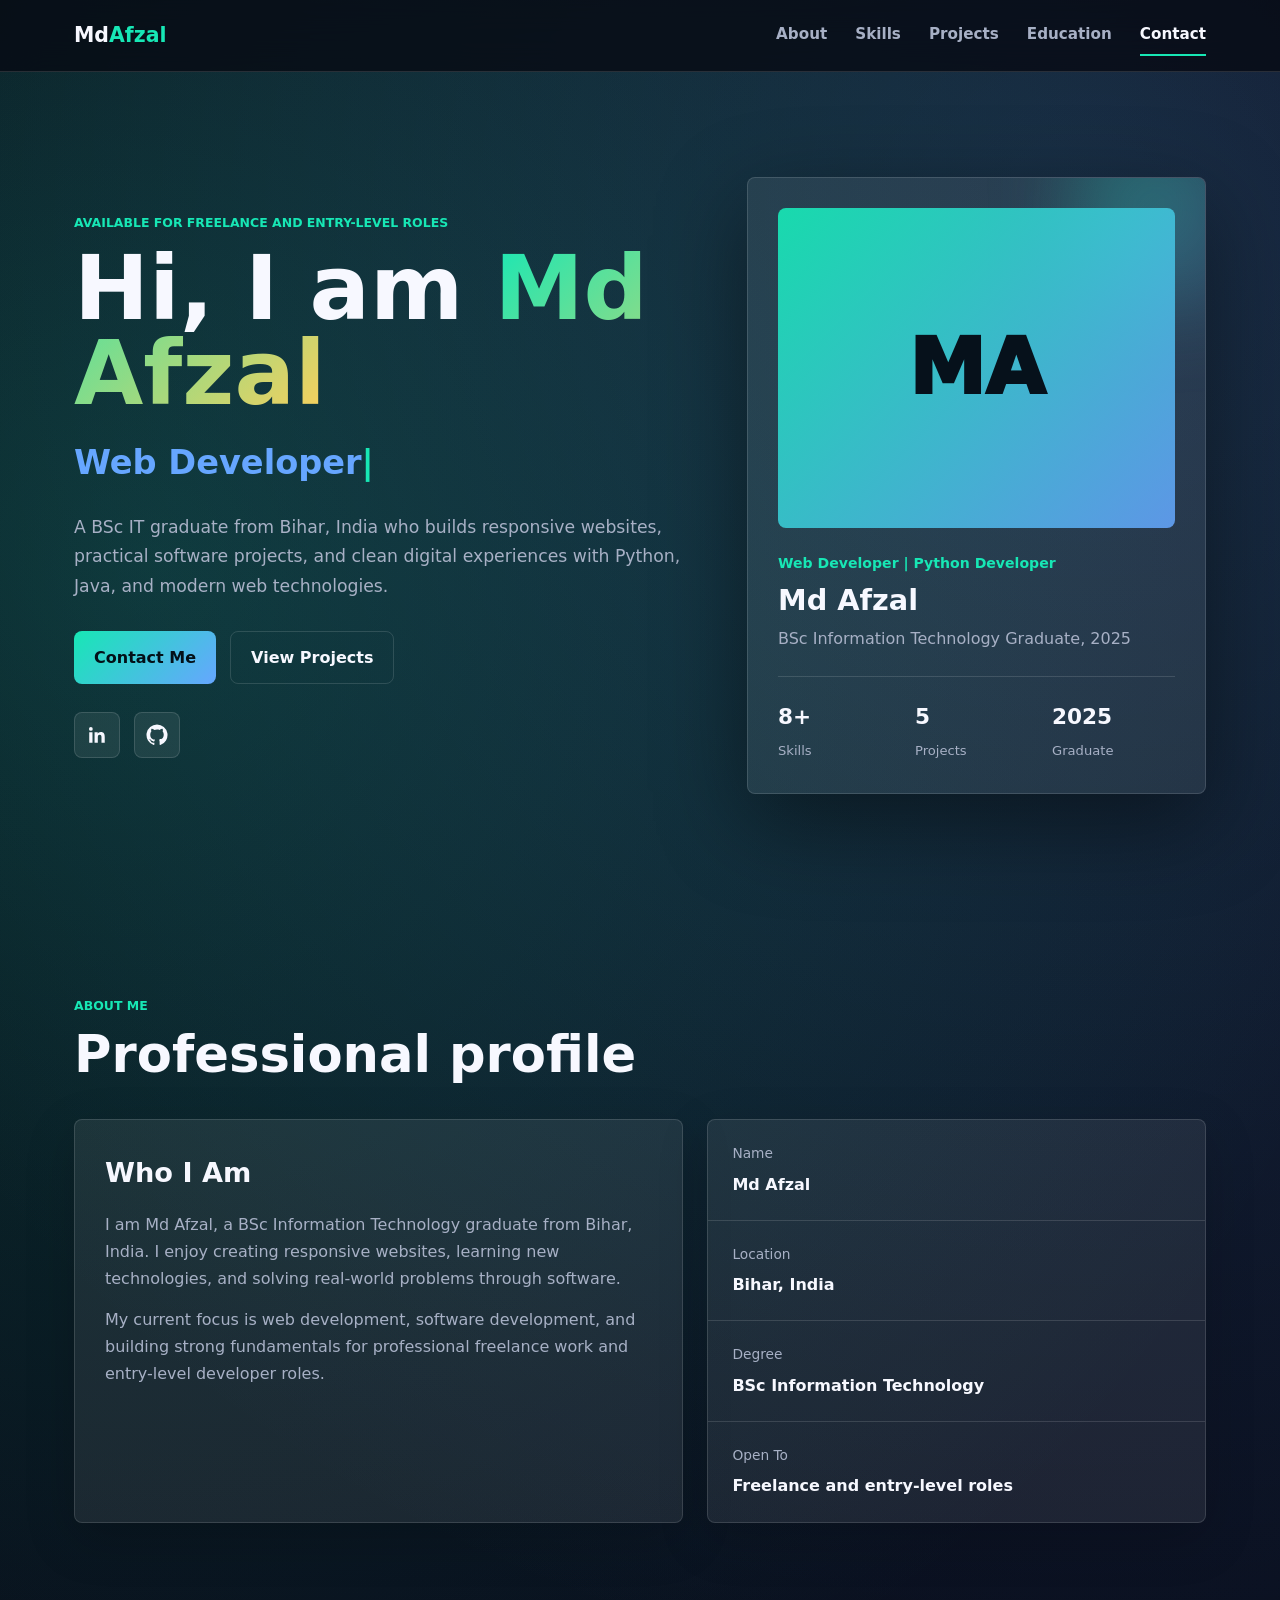
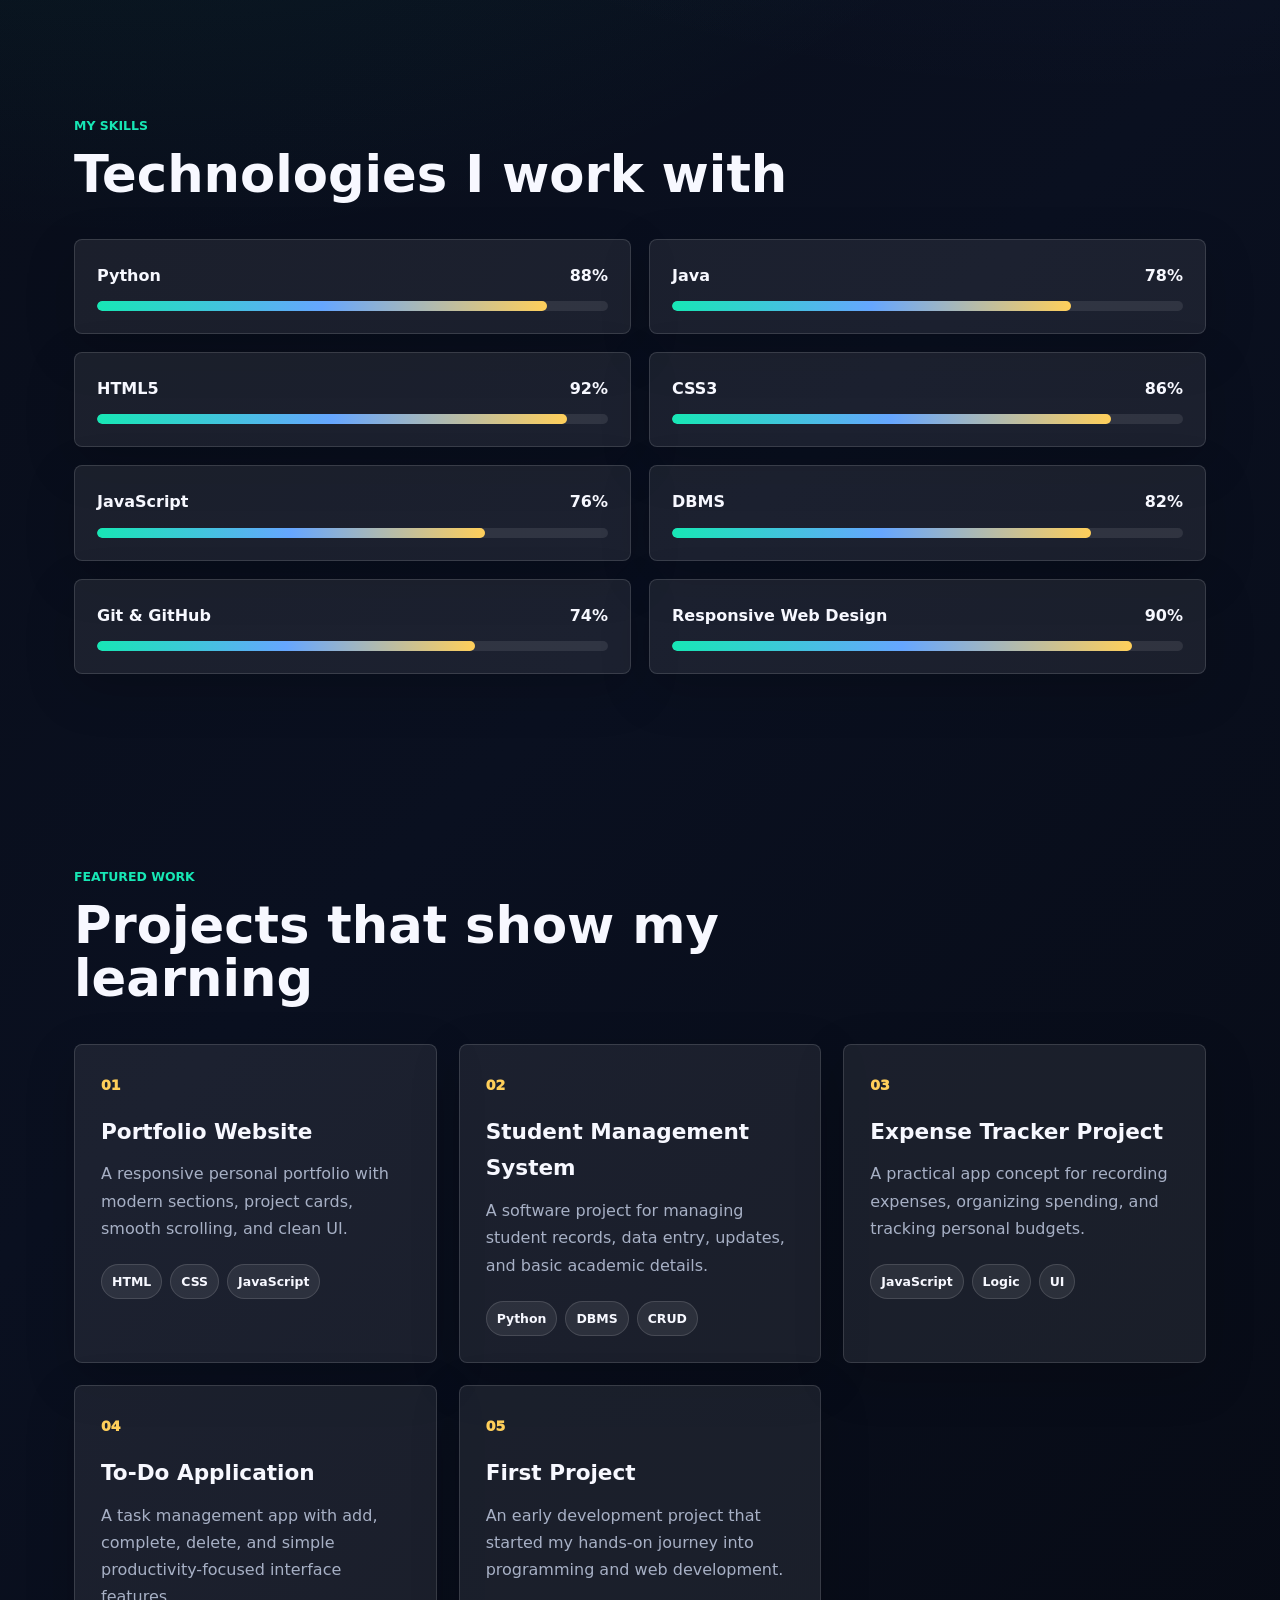
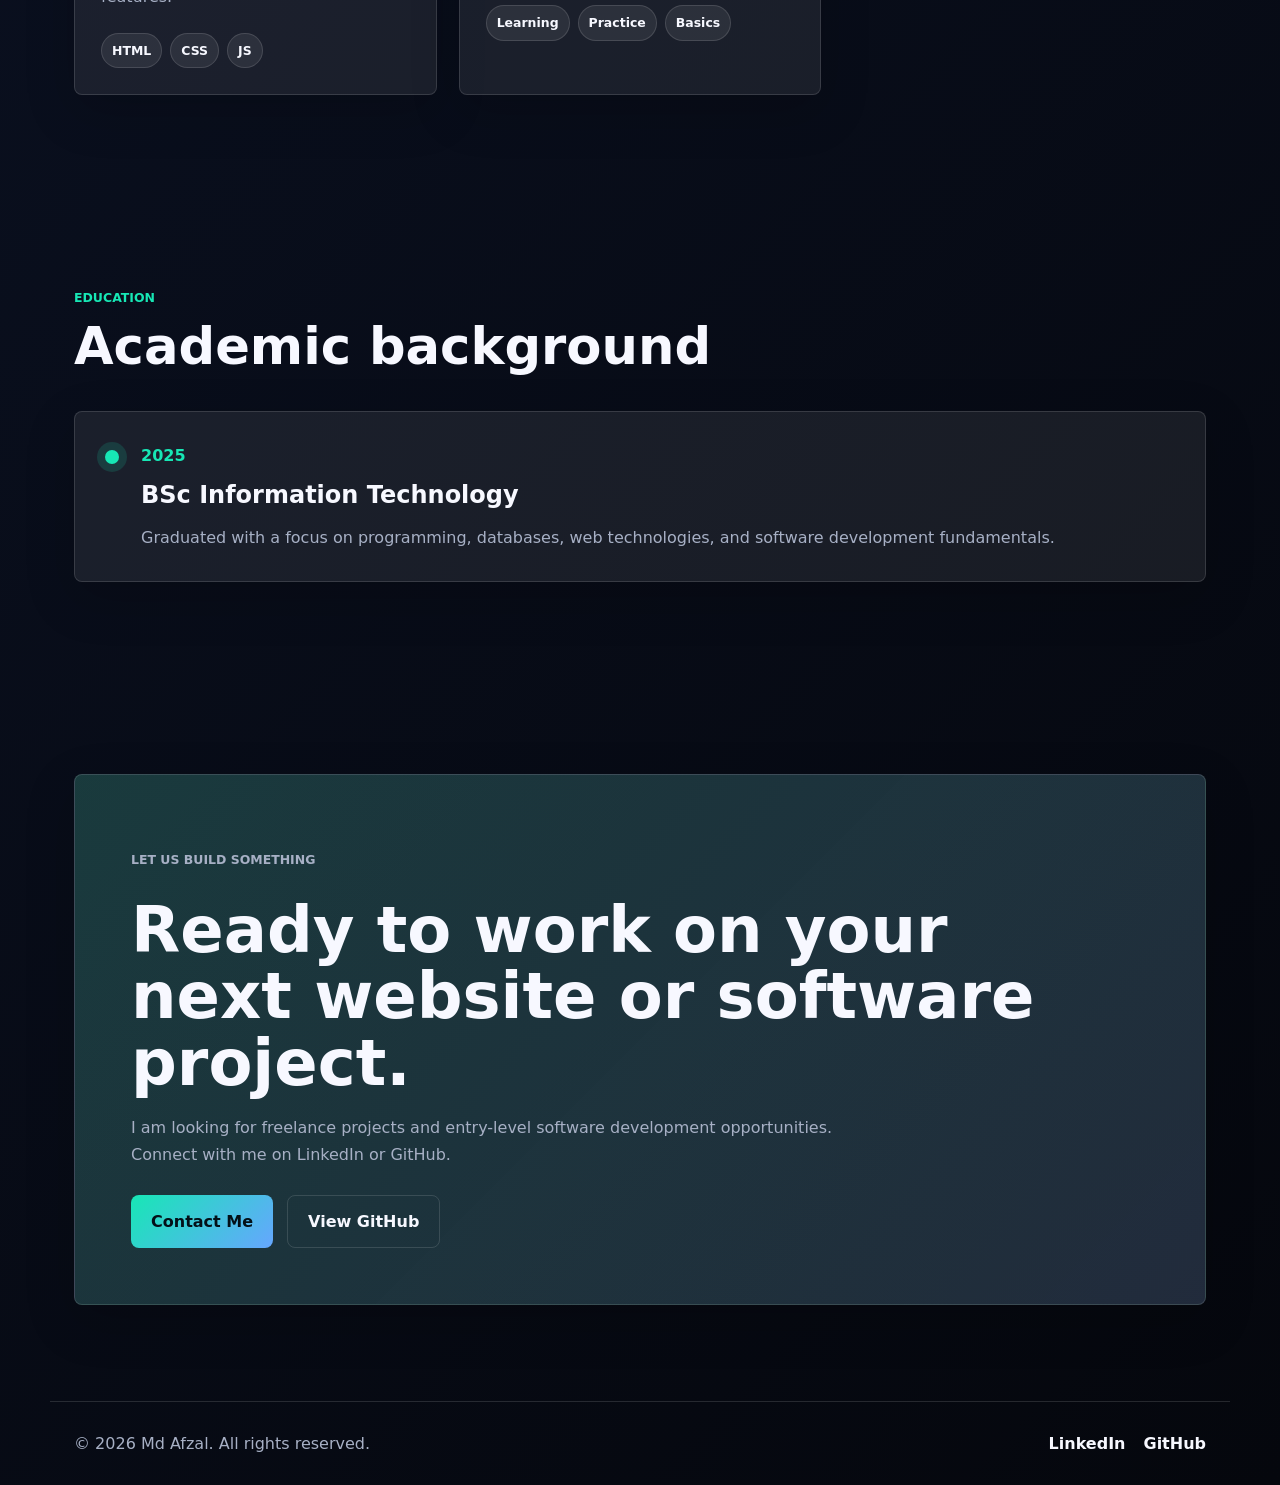
<file: index.html>
<!DOCTYPE html>
<html lang="en">
<head>
  <meta charset="UTF-8">
  <meta name="viewport" content="width=device-width, initial-scale=1.0">
  <meta name="description" content="Premium portfolio website of Md Afzal, Web Developer and Python Developer from Bihar, India.">
  <title>Md Afzal | Web Developer Portfolio</title>
  <link rel="stylesheet" href="style.css">
</head>
<body>
  <!-- Header and navigation -->
  <header class="site-header" id="top">
    <nav class="navbar" aria-label="Main navigation">
      <a class="logo" href="#top">Md<span>Afzal</span></a>

      <button class="menu-toggle" type="button" aria-label="Open navigation menu" aria-expanded="false">
        <span></span>
        <span></span>
        <span></span>
      </button>

      <div class="nav-links">
        <a href="#about">About</a>
        <a href="#skills">Skills</a>
        <a href="#projects">Projects</a>
        <a href="#education">Education</a>
        <a href="#contact">Contact</a>
      </div>
    </nav>
  </header>

  <main>
    <!-- Hero section -->
    <section class="hero section-padding">
      <div class="hero-content reveal">
        <p class="eyebrow">Available for freelance and entry-level roles</p>
        <h1>Hi, I am <span>Md Afzal</span></h1>
        <h2 class="typing-line">
          <span id="typingText"></span><span class="cursor">|</span>
        </h2>
        <p class="hero-description">
          A BSc IT graduate from Bihar, India who builds responsive websites, practical software projects, and clean digital experiences with Python, Java, and modern web technologies.
        </p>

        <div class="hero-actions">
          <a class="btn primary-btn" href="#contact">Contact Me</a>
          <a class="btn secondary-btn" href="#projects">View Projects</a>
        </div>

        <div class="social-links" aria-label="Social profiles">
          <a href="https://linkedin.com/in/mohd-afzal-669144394" target="_blank" rel="noopener" aria-label="LinkedIn profile">
            <svg viewBox="0 0 24 24" aria-hidden="true">
              <path d="M20.45 20.45h-3.56v-5.58c0-1.33-.03-3.04-1.86-3.04-1.86 0-2.14 1.45-2.14 2.95v5.67H9.33V9h3.42v1.56h.05c.48-.9 1.64-1.85 3.37-1.85 3.6 0 4.27 2.37 4.27 5.46v6.28ZM5.31 7.43a2.06 2.06 0 1 1 0-4.12 2.06 2.06 0 0 1 0 4.12Zm1.78 13.02H3.52V9h3.57v11.45Z"></path>
            </svg>
          </a>

          <a href="https://github.com/mohdafzal23154180" target="_blank" rel="noopener" aria-label="GitHub profile">
            <svg viewBox="0 0 24 24" aria-hidden="true">
              <path d="M12 .5A11.5 11.5 0 0 0 8.36 22.9c.58.11.79-.25.79-.56v-2.02c-3.22.7-3.9-1.38-3.9-1.38-.53-1.34-1.29-1.7-1.29-1.7-1.05-.72.08-.7.08-.7 1.16.08 1.77 1.19 1.77 1.19 1.04 1.76 2.72 1.25 3.38.96.11-.75.41-1.25.74-1.54-2.57-.29-5.28-1.29-5.28-5.73 0-1.27.45-2.3 1.19-3.11-.12-.29-.52-1.47.11-3.07 0 0 .98-.31 3.18 1.19A10.96 10.96 0 0 1 12 6.04c.98 0 1.96.13 2.88.39 2.2-1.5 3.17-1.19 3.17-1.19.64 1.6.24 2.78.12 3.07.74.81 1.18 1.84 1.18 3.11 0 4.45-2.71 5.43-5.29 5.72.42.36.79 1.07.79 2.16v3.04c0 .31.21.68.8.56A11.5 11.5 0 0 0 12 .5Z"></path>
            </svg>
          </a>
        </div>
      </div>

      <aside class="profile-card reveal">
        <div class="profile-glow"></div>
        <div class="profile-avatar">MA</div>
        <p class="profile-label">Web Developer | Python Developer</p>
        <h3>Md Afzal</h3>
        <p>BSc Information Technology Graduate, 2025</p>

        <div class="quick-stats">
          <div>
            <strong>8+</strong>
            <span>Skills</span>
          </div>
          <div>
            <strong>5</strong>
            <span>Projects</span>
          </div>
          <div>
            <strong>2025</strong>
            <span>Graduate</span>
          </div>
        </div>
      </aside>
    </section>

    <!-- About section -->
    <section class="about section-padding" id="about">
      <div class="section-title reveal">
        <p class="eyebrow">About Me</p>
        <h2>Professional profile</h2>
      </div>

      <div class="about-grid">
        <div class="about-card reveal">
          <h3>Who I Am</h3>
          <p>
            I am Md Afzal, a BSc Information Technology graduate from Bihar, India. I enjoy creating responsive websites, learning new technologies, and solving real-world problems through software.
          </p>
          <p>
            My current focus is web development, software development, and building strong fundamentals for professional freelance work and entry-level developer roles.
          </p>
        </div>

        <div class="info-list reveal">
          <div>
            <span>Name</span>
            <strong>Md Afzal</strong>
          </div>
          <div>
            <span>Location</span>
            <strong>Bihar, India</strong>
          </div>
          <div>
            <span>Degree</span>
            <strong>BSc Information Technology</strong>
          </div>
          <div>
            <span>Open To</span>
            <strong>Freelance and entry-level roles</strong>
          </div>
        </div>
      </div>
    </section>

    <!-- Skills section -->
    <section class="skills section-padding" id="skills">
      <div class="section-title reveal">
        <p class="eyebrow">My Skills</p>
        <h2>Technologies I work with</h2>
      </div>

      <div class="skills-grid">
        <div class="skill reveal" data-level="88">
          <div class="skill-top"><span>Python</span><strong>88%</strong></div>
          <div class="progress"><span></span></div>
        </div>

        <div class="skill reveal" data-level="78">
          <div class="skill-top"><span>Java</span><strong>78%</strong></div>
          <div class="progress"><span></span></div>
        </div>

        <div class="skill reveal" data-level="92">
          <div class="skill-top"><span>HTML5</span><strong>92%</strong></div>
          <div class="progress"><span></span></div>
        </div>

        <div class="skill reveal" data-level="86">
          <div class="skill-top"><span>CSS3</span><strong>86%</strong></div>
          <div class="progress"><span></span></div>
        </div>

        <div class="skill reveal" data-level="76">
          <div class="skill-top"><span>JavaScript</span><strong>76%</strong></div>
          <div class="progress"><span></span></div>
        </div>

        <div class="skill reveal" data-level="82">
          <div class="skill-top"><span>DBMS</span><strong>82%</strong></div>
          <div class="progress"><span></span></div>
        </div>

        <div class="skill reveal" data-level="74">
          <div class="skill-top"><span>Git & GitHub</span><strong>74%</strong></div>
          <div class="progress"><span></span></div>
        </div>

        <div class="skill reveal" data-level="90">
          <div class="skill-top"><span>Responsive Web Design</span><strong>90%</strong></div>
          <div class="progress"><span></span></div>
        </div>
      </div>
    </section>

    <!-- Projects section -->
    <section class="projects section-padding" id="projects">
      <div class="section-title reveal">
        <p class="eyebrow">Featured Work</p>
        <h2>Projects that show my learning</h2>
      </div>

      <div class="project-grid">
        <article class="project-card reveal">
          <span class="project-number">01</span>
          <h3>Portfolio Website</h3>
          <p>A responsive personal portfolio with modern sections, project cards, smooth scrolling, and clean UI.</p>
          <div class="project-tags">
            <span>HTML</span>
            <span>CSS</span>
            <span>JavaScript</span>
          </div>
        </article>

        <article class="project-card reveal">
          <span class="project-number">02</span>
          <h3>Student Management System</h3>
          <p>A software project for managing student records, data entry, updates, and basic academic details.</p>
          <div class="project-tags">
            <span>Python</span>
            <span>DBMS</span>
            <span>CRUD</span>
          </div>
        </article>

        <article class="project-card reveal">
          <span class="project-number">03</span>
          <h3>Expense Tracker Project</h3>
          <p>A practical app concept for recording expenses, organizing spending, and tracking personal budgets.</p>
          <div class="project-tags">
            <span>JavaScript</span>
            <span>Logic</span>
            <span>UI</span>
          </div>
        </article>

        <article class="project-card reveal">
          <span class="project-number">04</span>
          <h3>To-Do Application</h3>
          <p>A task management app with add, complete, delete, and simple productivity-focused interface features.</p>
          <div class="project-tags">
            <span>HTML</span>
            <span>CSS</span>
            <span>JS</span>
          </div>
        </article>

        <article class="project-card reveal">
          <span class="project-number">05</span>
          <h3>First Project</h3>
          <p>An early development project that started my hands-on journey into programming and web development.</p>
          <div class="project-tags">
            <span>Learning</span>
            <span>Practice</span>
            <span>Basics</span>
          </div>
        </article>
      </div>
    </section>

    <!-- Education section -->
    <section class="education section-padding" id="education">
      <div class="section-title reveal">
        <p class="eyebrow">Education</p>
        <h2>Academic background</h2>
      </div>

      <div class="timeline reveal">
        <div class="timeline-dot"></div>
        <div class="timeline-content">
          <span>2025</span>
          <h3>BSc Information Technology</h3>
          <p>Graduated with a focus on programming, databases, web technologies, and software development fundamentals.</p>
        </div>
      </div>
    </section>

    <!-- Contact section -->
    <section class="contact section-padding" id="contact">
      <div class="contact-box reveal">
        <p class="eyebrow">Let us build something</p>
        <h2>Ready to work on your next website or software project.</h2>
        <p>
          I am looking for freelance projects and entry-level software development opportunities. Connect with me on LinkedIn or GitHub.
        </p>

        <div class="contact-actions">
          <a class="btn primary-btn" href="https://linkedin.com/in/mohd-afzal-669144394" target="_blank" rel="noopener">Contact Me</a>
          <a class="btn secondary-btn" href="https://github.com/mohdafzal23154180" target="_blank" rel="noopener">View GitHub</a>
        </div>
      </div>
    </section>
  </main>

  <!-- Footer -->
  <footer class="footer">
    <p>© 2026 Md Afzal. All rights reserved.</p>

    <div class="footer-links">
      <a href="https://linkedin.com/in/mohd-afzal-669144394" target="_blank" rel="noopener">LinkedIn</a>
      <a href="https://github.com/mohdafzal23154180" target="_blank" rel="noopener">GitHub</a>
    </div>
  </footer>

  <script src="script.js"></script>
</body>
</html>
</file>
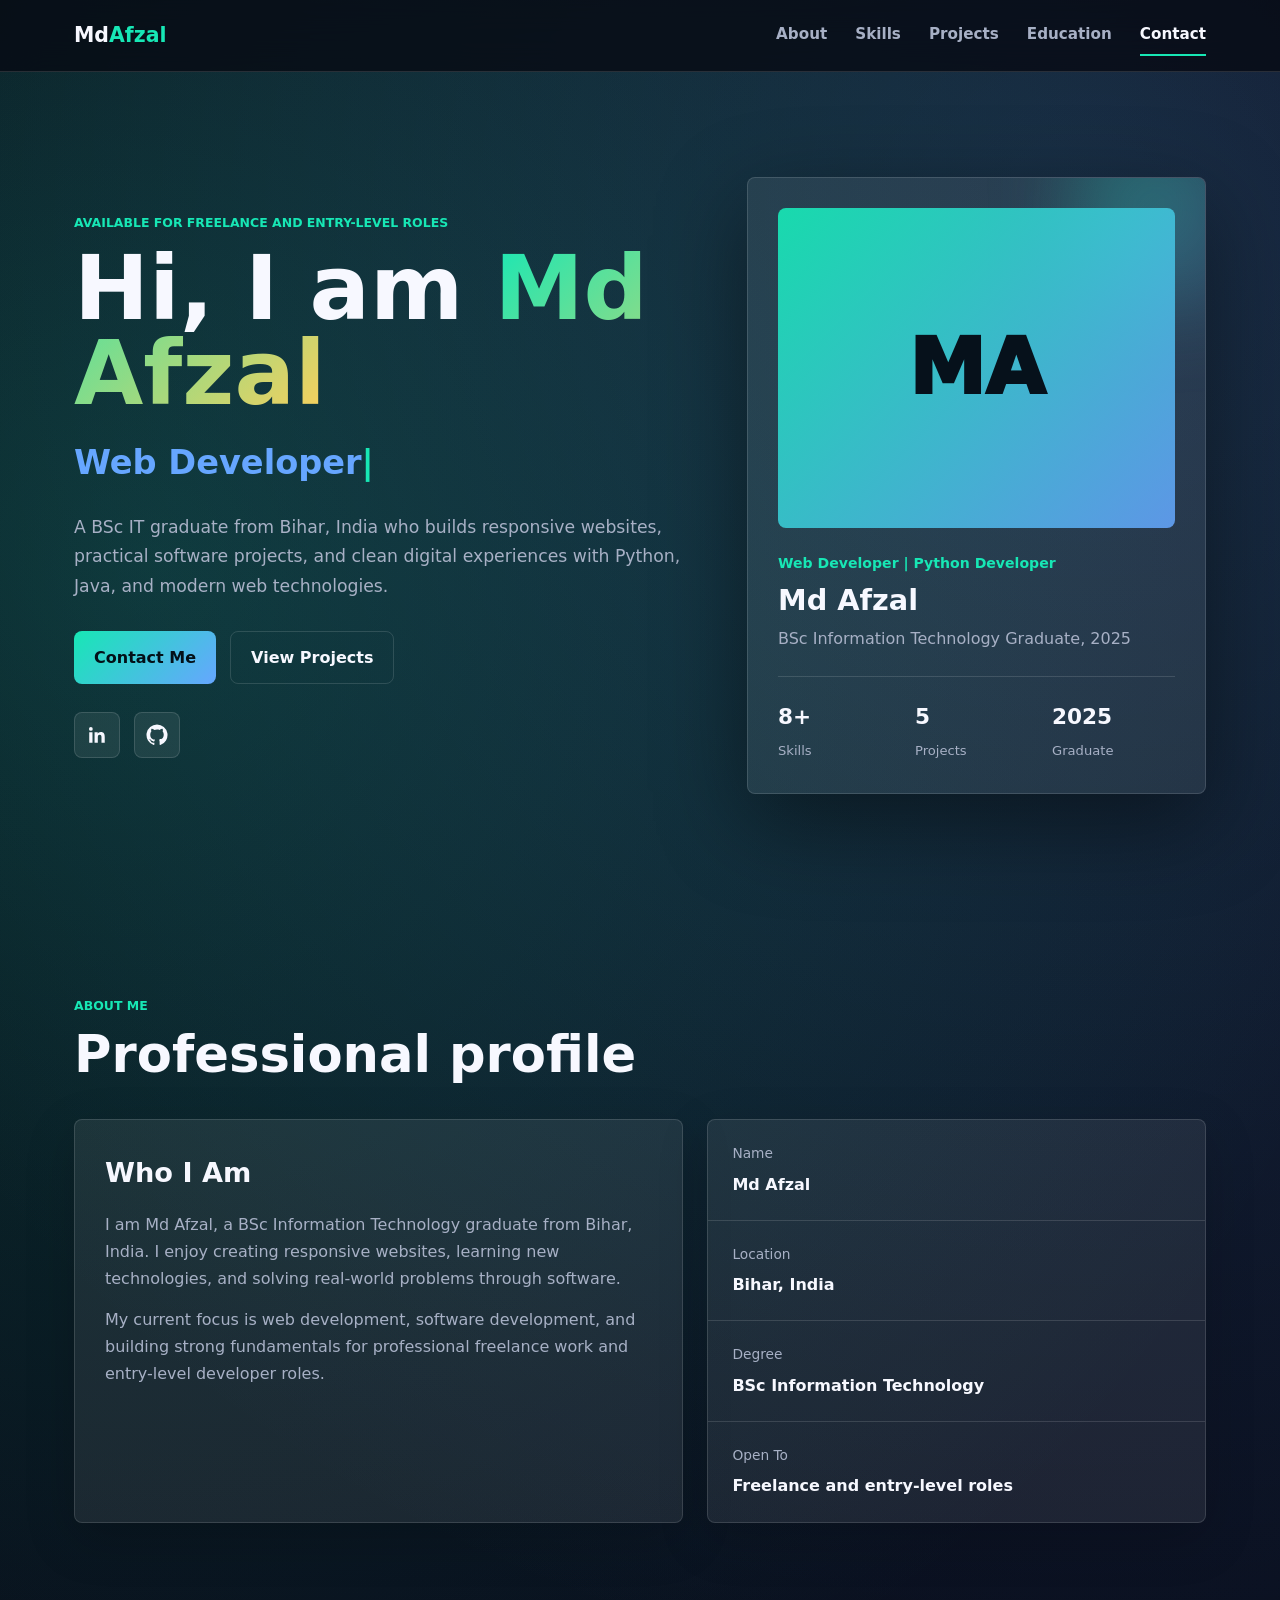
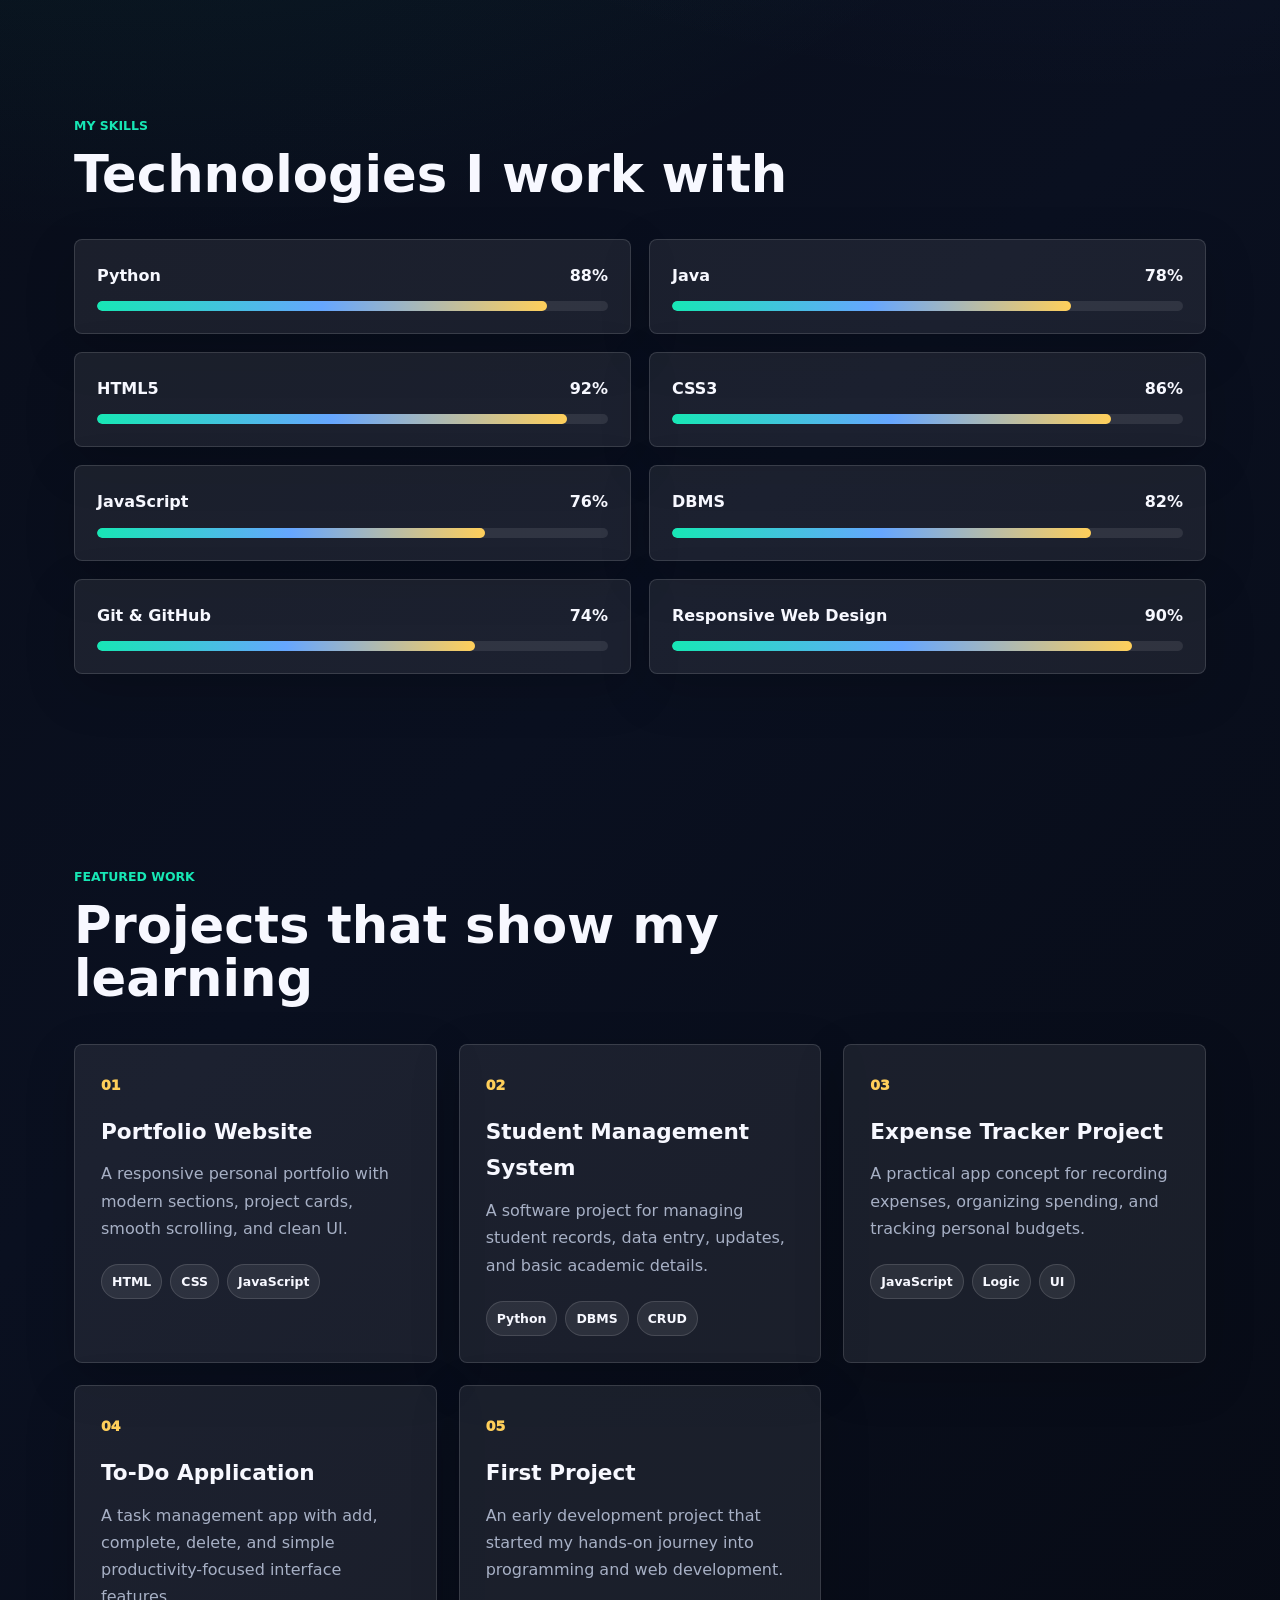
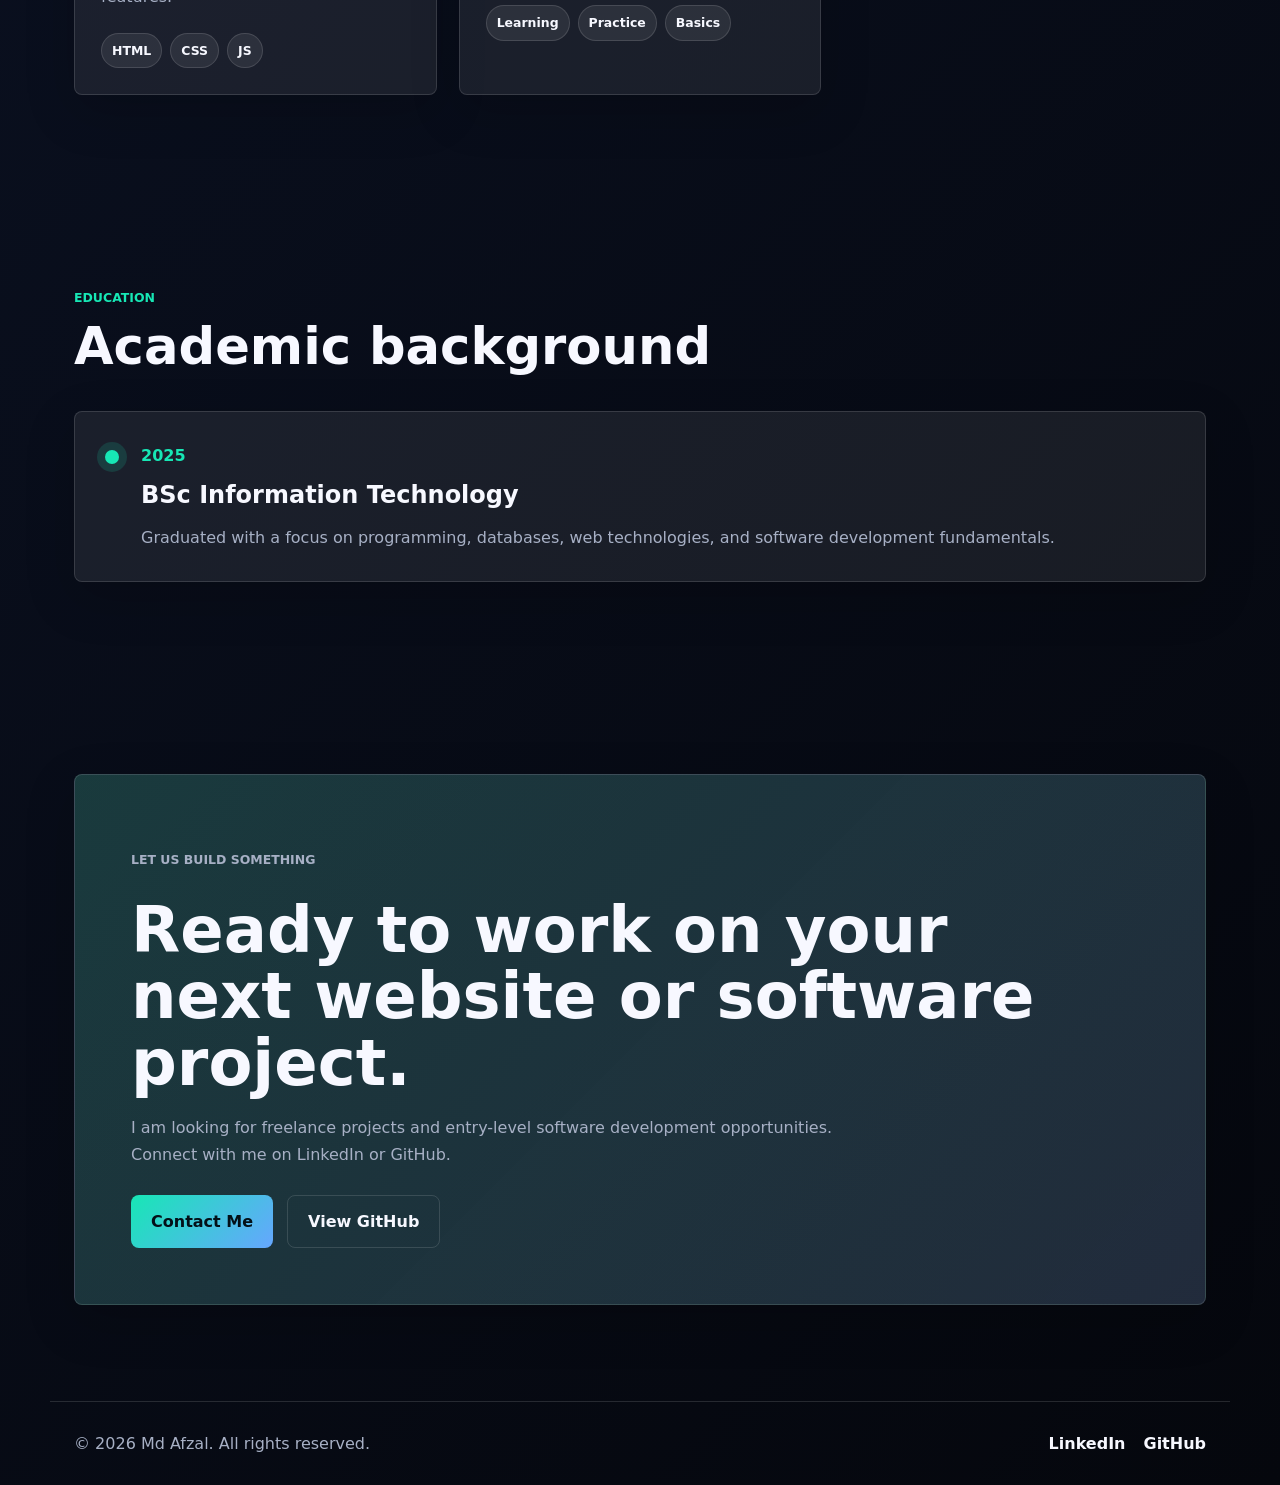
<file: indext.html>
<!DOCTYPE html>
<html lang="en">
<head>
  <meta charset="UTF-8">
  <meta name="viewport" content="width=device-width, initial-scale=1.0">
  <meta name="description" content="Premium portfolio website of Md Afzal, Web Developer and Python Developer from Bihar, India.">
  <title>Md Afzal | Web Developer Portfolio</title>
  <link rel="stylesheet" href="style.css">
</head>
<body>
  <!-- Header and navigation -->
  <header class="site-header" id="top">
    <nav class="navbar" aria-label="Main navigation">
      <a class="logo" href="#top">Md<span>Afzal</span></a>

      <button class="menu-toggle" type="button" aria-label="Open navigation menu" aria-expanded="false">
        <span></span>
        <span></span>
        <span></span>
      </button>

      <div class="nav-links">
        <a href="#about">About</a>
        <a href="#skills">Skills</a>
        <a href="#projects">Projects</a>
        <a href="#education">Education</a>
        <a href="#contact">Contact</a>
      </div>
    </nav>
  </header>

  <main>
    <!-- Hero section -->
    <section class="hero section-padding">
      <div class="hero-content reveal">
        <p class="eyebrow">Available for freelance and entry-level roles</p>
        <h1>Hi, I am <span>Md Afzal</span></h1>
        <h2 class="typing-line">
          <span id="typingText"></span><span class="cursor">|</span>
        </h2>
        <p class="hero-description">
          A BSc IT graduate from Bihar, India who builds responsive websites, practical software projects, and clean digital experiences with Python, Java, and modern web technologies.
        </p>

        <div class="hero-actions">
          <a class="btn primary-btn" href="#contact">Contact Me</a>
          <a class="btn secondary-btn" href="#projects">View Projects</a>
        </div>

        <div class="social-links" aria-label="Social profiles">
          <a href="https://linkedin.com/in/mohd-afzal-669144394" target="_blank" rel="noopener" aria-label="LinkedIn profile">
            <svg viewBox="0 0 24 24" aria-hidden="true">
              <path d="M20.45 20.45h-3.56v-5.58c0-1.33-.03-3.04-1.86-3.04-1.86 0-2.14 1.45-2.14 2.95v5.67H9.33V9h3.42v1.56h.05c.48-.9 1.64-1.85 3.37-1.85 3.6 0 4.27 2.37 4.27 5.46v6.28ZM5.31 7.43a2.06 2.06 0 1 1 0-4.12 2.06 2.06 0 0 1 0 4.12Zm1.78 13.02H3.52V9h3.57v11.45Z"></path>
            </svg>
          </a>

          <a href="https://github.com/mohdafzal23154180" target="_blank" rel="noopener" aria-label="GitHub profile">
            <svg viewBox="0 0 24 24" aria-hidden="true">
              <path d="M12 .5A11.5 11.5 0 0 0 8.36 22.9c.58.11.79-.25.79-.56v-2.02c-3.22.7-3.9-1.38-3.9-1.38-.53-1.34-1.29-1.7-1.29-1.7-1.05-.72.08-.7.08-.7 1.16.08 1.77 1.19 1.77 1.19 1.04 1.76 2.72 1.25 3.38.96.11-.75.41-1.25.74-1.54-2.57-.29-5.28-1.29-5.28-5.73 0-1.27.45-2.3 1.19-3.11-.12-.29-.52-1.47.11-3.07 0 0 .98-.31 3.18 1.19A10.96 10.96 0 0 1 12 6.04c.98 0 1.96.13 2.88.39 2.2-1.5 3.17-1.19 3.17-1.19.64 1.6.24 2.78.12 3.07.74.81 1.18 1.84 1.18 3.11 0 4.45-2.71 5.43-5.29 5.72.42.36.79 1.07.79 2.16v3.04c0 .31.21.68.8.56A11.5 11.5 0 0 0 12 .5Z"></path>
            </svg>
          </a>
        </div>
      </div>

      <aside class="profile-card reveal">
        <div class="profile-glow"></div>
        <div class="profile-avatar">MA</div>
        <p class="profile-label">Web Developer | Python Developer</p>
        <h3>Md Afzal</h3>
        <p>BSc Information Technology Graduate, 2025</p>

        <div class="quick-stats">
          <div>
            <strong>8+</strong>
            <span>Skills</span>
          </div>
          <div>
            <strong>5</strong>
            <span>Projects</span>
          </div>
          <div>
            <strong>2025</strong>
            <span>Graduate</span>
          </div>
        </div>
      </aside>
    </section>

    <!-- About section -->
    <section class="about section-padding" id="about">
      <div class="section-title reveal">
        <p class="eyebrow">About Me</p>
        <h2>Professional profile</h2>
      </div>

      <div class="about-grid">
        <div class="about-card reveal">
          <h3>Who I Am</h3>
          <p>
            I am Md Afzal, a BSc Information Technology graduate from Bihar, India. I enjoy creating responsive websites, learning new technologies, and solving real-world problems through software.
          </p>
          <p>
            My current focus is web development, software development, and building strong fundamentals for professional freelance work and entry-level developer roles.
          </p>
        </div>

        <div class="info-list reveal">
          <div>
            <span>Name</span>
            <strong>Md Afzal</strong>
          </div>
          <div>
            <span>Location</span>
            <strong>Bihar, India</strong>
          </div>
          <div>
            <span>Degree</span>
            <strong>BSc Information Technology</strong>
          </div>
          <div>
            <span>Open To</span>
            <strong>Freelance and entry-level roles</strong>
          </div>
        </div>
      </div>
    </section>

    <!-- Skills section -->
    <section class="skills section-padding" id="skills">
      <div class="section-title reveal">
        <p class="eyebrow">My Skills</p>
        <h2>Technologies I work with</h2>
      </div>

      <div class="skills-grid">
        <div class="skill reveal" data-level="88">
          <div class="skill-top"><span>Python</span><strong>88%</strong></div>
          <div class="progress"><span></span></div>
        </div>

        <div class="skill reveal" data-level="78">
          <div class="skill-top"><span>Java</span><strong>78%</strong></div>
          <div class="progress"><span></span></div>
        </div>

        <div class="skill reveal" data-level="92">
          <div class="skill-top"><span>HTML5</span><strong>92%</strong></div>
          <div class="progress"><span></span></div>
        </div>

        <div class="skill reveal" data-level="86">
          <div class="skill-top"><span>CSS3</span><strong>86%</strong></div>
          <div class="progress"><span></span></div>
        </div>

        <div class="skill reveal" data-level="76">
          <div class="skill-top"><span>JavaScript</span><strong>76%</strong></div>
          <div class="progress"><span></span></div>
        </div>

        <div class="skill reveal" data-level="82">
          <div class="skill-top"><span>DBMS</span><strong>82%</strong></div>
          <div class="progress"><span></span></div>
        </div>

        <div class="skill reveal" data-level="74">
          <div class="skill-top"><span>Git & GitHub</span><strong>74%</strong></div>
          <div class="progress"><span></span></div>
        </div>

        <div class="skill reveal" data-level="90">
          <div class="skill-top"><span>Responsive Web Design</span><strong>90%</strong></div>
          <div class="progress"><span></span></div>
        </div>
      </div>
    </section>

    <!-- Projects section -->
    <section class="projects section-padding" id="projects">
      <div class="section-title reveal">
        <p class="eyebrow">Featured Work</p>
        <h2>Projects that show my learning</h2>
      </div>

      <div class="project-grid">
        <article class="project-card reveal">
          <span class="project-number">01</span>
          <h3>Portfolio Website</h3>
          <p>A responsive personal portfolio with modern sections, project cards, smooth scrolling, and clean UI.</p>
          <div class="project-tags">
            <span>HTML</span>
            <span>CSS</span>
            <span>JavaScript</span>
          </div>
        </article>

        <article class="project-card reveal">
          <span class="project-number">02</span>
          <h3>Student Management System</h3>
          <p>A software project for managing student records, data entry, updates, and basic academic details.</p>
          <div class="project-tags">
            <span>Python</span>
            <span>DBMS</span>
            <span>CRUD</span>
          </div>
        </article>

        <article class="project-card reveal">
          <span class="project-number">03</span>
          <h3>Expense Tracker Project</h3>
          <p>A practical app concept for recording expenses, organizing spending, and tracking personal budgets.</p>
          <div class="project-tags">
            <span>JavaScript</span>
            <span>Logic</span>
            <span>UI</span>
          </div>
        </article>

        <article class="project-card reveal">
          <span class="project-number">04</span>
          <h3>To-Do Application</h3>
          <p>A task management app with add, complete, delete, and simple productivity-focused interface features.</p>
          <div class="project-tags">
            <span>HTML</span>
            <span>CSS</span>
            <span>JS</span>
          </div>
        </article>

        <article class="project-card reveal">
          <span class="project-number">05</span>
          <h3>First Project</h3>
          <p>An early development project that started my hands-on journey into programming and web development.</p>
          <div class="project-tags">
            <span>Learning</span>
            <span>Practice</span>
            <span>Basics</span>
          </div>
        </article>
      </div>
    </section>

    <!-- Education section -->
    <section class="education section-padding" id="education">
      <div class="section-title reveal">
        <p class="eyebrow">Education</p>
        <h2>Academic background</h2>
      </div>

      <div class="timeline reveal">
        <div class="timeline-dot"></div>
        <div class="timeline-content">
          <span>2025</span>
          <h3>BSc Information Technology</h3>
          <p>Graduated with a focus on programming, databases, web technologies, and software development fundamentals.</p>
        </div>
      </div>
    </section>

    <!-- Contact section -->
    <section class="contact section-padding" id="contact">
      <div class="contact-box reveal">
        <p class="eyebrow">Let us build something</p>
        <h2>Ready to work on your next website or software project.</h2>
        <p>
          I am looking for freelance projects and entry-level software development opportunities. Connect with me on LinkedIn or GitHub.
        </p>

        <div class="contact-actions">
          <a class="btn primary-btn" href="https://linkedin.com/in/mohd-afzal-669144394" target="_blank" rel="noopener">Contact Me</a>
          <a class="btn secondary-btn" href="https://github.com/mohdafzal23154180" target="_blank" rel="noopener">View GitHub</a>
        </div>
      </div>
    </section>
  </main>

  <!-- Footer -->
  <footer class="footer">
    <p>© 2026 Md Afzal. All rights reserved.</p>

    <div class="footer-links">
      <a href="https://linkedin.com/in/mohd-afzal-669144394" target="_blank" rel="noopener">LinkedIn</a>
      <a href="https://github.com/mohdafzal23154180" target="_blank" rel="noopener">GitHub</a>
    </div>
  </footer>

  <script src="script.js"></script>
</body>
</html>
</file>
<file: style.css>
:root {
  --bg: #070a13;
  --bg-soft: #0d1220;
  --card: rgba(255, 255, 255, 0.075);
  --card-strong: rgba(255, 255, 255, 0.11);
  --text: #f7f8ff;
  --muted: #a7b0c5;
  --line: rgba(255, 255, 255, 0.13);
  --primary: #17e7b5;
  --secondary: #66a6ff;
  --accent: #ffcf5a;
  --shadow: 0 28px 90px rgba(0, 0, 0, 0.45);
  --radius: 8px;
}

* {
  box-sizing: border-box;
  margin: 0;
  padding: 0;
}

html {
  scroll-behavior: smooth;
}

body {
  background:
    radial-gradient(circle at 12% 12%, rgba(23, 231, 181, 0.18), transparent 30%),
    radial-gradient(circle at 85% 5%, rgba(102, 166, 255, 0.18), transparent 32%),
    linear-gradient(135deg, #070a13 0%, #0a1020 48%, #05070d 100%);
  color: var(--text);
  font-family: Inter, ui-sans-serif, system-ui, -apple-system, BlinkMacSystemFont, "Segoe UI", sans-serif;
  line-height: 1.7;
  min-height: 100vh;
}

body.menu-open {
  overflow: hidden;
}

a {
  color: inherit;
  text-decoration: none;
}

.site-header {
  background: rgba(7, 10, 19, 0.78);
  border-bottom: 1px solid var(--line);
  backdrop-filter: blur(18px);
  position: sticky;
  top: 0;
  z-index: 50;
}

.navbar {
  align-items: center;
  display: flex;
  justify-content: space-between;
  margin: 0 auto;
  max-width: 1180px;
  padding: 18px 24px;
}

.logo {
  font-size: 1.28rem;
  font-weight: 900;
}

.logo span {
  color: var(--primary);
}

.nav-links {
  align-items: center;
  display: flex;
  gap: 28px;
}

.nav-links a {
  color: var(--muted);
  font-size: 0.95rem;
  font-weight: 700;
  position: relative;
}

.nav-links a::after {
  background: var(--primary);
  bottom: -8px;
  content: "";
  height: 2px;
  left: 0;
  position: absolute;
  transform: scaleX(0);
  transform-origin: left;
  transition: transform 0.25s ease;
  width: 100%;
}

.nav-links a:hover,
.nav-links a.active {
  color: var(--text);
}

.nav-links a:hover::after,
.nav-links a.active::after {
  transform: scaleX(1);
}

.menu-toggle {
  background: transparent;
  border: 0;
  cursor: pointer;
  display: none;
  flex-direction: column;
  gap: 5px;
}

.menu-toggle span {
  background: var(--text);
  border-radius: 999px;
  display: block;
  height: 2px;
  transition: 0.25s ease;
  width: 26px;
}

.section-padding {
  margin: 0 auto;
  max-width: 1180px;
  padding: 96px 24px;
}

.eyebrow {
  color: var(--primary);
  font-size: 0.78rem;
  font-weight: 900;
  letter-spacing: 0;
  margin-bottom: 12px;
  text-transform: uppercase;
}

.section-title {
  margin-bottom: 38px;
  max-width: 720px;
}

.section-title h2 {
  font-size: clamp(2rem, 4vw, 3.7rem);
  line-height: 1.04;
}

.btn {
  align-items: center;
  border-radius: var(--radius);
  display: inline-flex;
  font-weight: 900;
  justify-content: center;
  min-height: 48px;
  padding: 12px 20px;
  transition: 0.25s ease;
}

.primary-btn {
  background: linear-gradient(135deg, var(--primary), var(--secondary));
  color: #031018;
}

.secondary-btn {
  border: 1px solid var(--line);
  color: var(--text);
}

.btn:hover {
  transform: translateY(-3px);
}

.secondary-btn:hover {
  background: rgba(255, 255, 255, 0.08);
}

.hero {
  align-items: center;
  display: grid;
  gap: 52px;
  grid-template-columns: 1.15fr 0.85fr;
  min-height: calc(100vh - 73px);
}

.hero-content h1 {
  font-size: clamp(2.8rem, 7vw, 6.8rem);
  line-height: 0.95;
}

.hero-content h1 span {
  background: linear-gradient(135deg, var(--primary), var(--accent));
  -webkit-background-clip: text;
  background-clip: text;
  color: transparent;
}

.typing-line {
  color: var(--secondary);
  font-size: clamp(1.2rem, 3vw, 2.1rem);
  margin-top: 18px;
  min-height: 42px;
}

.cursor {
  animation: blink 0.8s infinite;
  color: var(--primary);
}

.hero-description {
  color: var(--muted);
  font-size: 1.08rem;
  margin: 22px 0 30px;
  max-width: 680px;
}

.hero-actions,
.contact-actions {
  display: flex;
  flex-wrap: wrap;
  gap: 14px;
}

.social-links {
  display: flex;
  gap: 14px;
  margin-top: 28px;
}

.social-links a {
  align-items: center;
  background: var(--card);
  border: 1px solid var(--line);
  border-radius: var(--radius);
  display: inline-flex;
  height: 46px;
  justify-content: center;
  transition: 0.25s ease;
  width: 46px;
}

.social-links a:hover {
  border-color: var(--primary);
  transform: translateY(-3px);
}

.social-links svg {
  fill: var(--text);
  height: 22px;
  width: 22px;
}

.profile-card,
.about-card,
.info-list,
.skill,
.project-card,
.timeline,
.contact-box {
  background: var(--card);
  border: 1px solid var(--line);
  border-radius: var(--radius);
  box-shadow: 0 16px 50px rgba(0, 0, 0, 0.18);
}

.profile-card {
  box-shadow: var(--shadow);
  overflow: hidden;
  padding: 30px;
  position: relative;
}

.profile-glow {
  background: linear-gradient(135deg, rgba(23, 231, 181, 0.36), rgba(102, 166, 255, 0.22));
  filter: blur(42px);
  height: 170px;
  position: absolute;
  right: -45px;
  top: -45px;
  width: 170px;
}

.profile-avatar {
  align-items: center;
  background: linear-gradient(135deg, rgba(23, 231, 181, 0.92), rgba(102, 166, 255, 0.86));
  border-radius: var(--radius);
  color: #06111b;
  display: flex;
  font-size: 4.8rem;
  font-weight: 950;
  height: 320px;
  justify-content: center;
  margin-bottom: 24px;
  position: relative;
}

.profile-label {
  color: var(--primary);
  font-size: 0.88rem;
  font-weight: 800;
}

.profile-card h3 {
  font-size: 1.8rem;
}

.profile-card > p:not(.profile-label),
.about-card p,
.timeline-content p,
.contact-box p,
.project-card p {
  color: var(--muted);
}

.quick-stats {
  border-top: 1px solid var(--line);
  display: grid;
  gap: 14px;
  grid-template-columns: repeat(3, 1fr);
  margin-top: 24px;
  padding-top: 22px;
}

.quick-stats strong {
  display: block;
  font-size: 1.35rem;
}

.quick-stats span {
  color: var(--muted);
  font-size: 0.82rem;
}

.about-grid {
  display: grid;
  gap: 24px;
  grid-template-columns: 1.1fr 0.9fr;
}

.about-card {
  padding: 30px;
}

.about-card h3 {
  font-size: 1.7rem;
  margin-bottom: 14px;
}

.about-card p + p {
  margin-top: 14px;
}

.info-list {
  overflow: hidden;
}

.info-list div {
  border-bottom: 1px solid var(--line);
  display: grid;
  gap: 5px;
  padding: 22px 24px;
}

.info-list div:last-child {
  border-bottom: 0;
}

.info-list span {
  color: var(--muted);
  font-size: 0.86rem;
}

.skills-grid {
  display: grid;
  gap: 18px;
  grid-template-columns: repeat(2, 1fr);
}

.skill {
  padding: 22px;
}

.skill-top {
  display: flex;
  justify-content: space-between;
  margin-bottom: 12px;
}

.skill-top span,
.skill-top strong {
  font-weight: 850;
}

.progress {
  background: rgba(255, 255, 255, 0.09);
  border-radius: 999px;
  height: 10px;
  overflow: hidden;
}

.progress span {
  background: linear-gradient(90deg, var(--primary), var(--secondary), var(--accent));
  border-radius: inherit;
  display: block;
  height: 100%;
  width: 0;
  transition: width 1.1s ease;
}

.project-grid {
  display: grid;
  gap: 22px;
  grid-template-columns: repeat(3, 1fr);
}

.project-card {
  min-height: 260px;
  overflow: hidden;
  padding: 26px;
  position: relative;
  transition: 0.25s ease;
}

.project-card:hover {
  border-color: rgba(23, 231, 181, 0.45);
  transform: translateY(-5px);
}

.project-number {
  color: var(--accent);
  font-size: 0.88rem;
  font-weight: 950;
}

.project-card h3 {
  font-size: 1.35rem;
  margin: 16px 0 10px;
}

.project-tags {
  display: flex;
  flex-wrap: wrap;
  gap: 8px;
  margin-top: 22px;
}

.project-tags span {
  background: rgba(255, 255, 255, 0.08);
  border: 1px solid var(--line);
  border-radius: 999px;
  font-size: 0.78rem;
  font-weight: 800;
  padding: 6px 10px;
}

.timeline {
  padding: 30px;
  position: relative;
}

.timeline-dot {
  background: var(--primary);
  border-radius: 50%;
  box-shadow: 0 0 0 8px rgba(23, 231, 181, 0.14);
  height: 14px;
  left: 30px;
  position: absolute;
  top: 38px;
  width: 14px;
}

.timeline-content {
  padding-left: 36px;
}

.timeline-content span {
  color: var(--primary);
  font-weight: 900;
}

.timeline-content h3 {
  font-size: 1.5rem;
  margin: 6px 0 8px;
}

.contact-box {
  background:
    linear-gradient(135deg, rgba(23, 231, 181, 0.14), rgba(102, 166, 255, 0.12)),
    var(--card);
  padding: clamp(28px, 6vw, 56px);
}

.contact-box h2 {
  font-size: clamp(2rem, 5vw, 4.4rem);
  line-height: 1.04;
  max-width: 950px;
}

.contact-box p {
  margin: 18px 0 26px;
  max-width: 720px;
}

.footer {
  align-items: center;
  border-top: 1px solid var(--line);
  color: var(--muted);
  display: flex;
  gap: 18px;
  justify-content: space-between;
  margin: 0 auto;
  max-width: 1180px;
  padding: 28px 24px;
}

.footer-links {
  display: flex;
  gap: 18px;
}

.footer-links a {
  color: var(--text);
  font-weight: 800;
}

.reveal {
  opacity: 0;
  transform: translateY(28px);
  transition: opacity 0.75s ease, transform 0.75s ease;
}

.reveal.visible {
  opacity: 1;
  transform: translateY(0);
}

@keyframes blink {
  0%,
  48% {
    opacity: 1;
  }

  49%,
  100% {
    opacity: 0;
  }
}

@media (max-width: 940px) {
  .hero,
  .about-grid {
    grid-template-columns: 1fr;
  }

  .hero {
    min-height: auto;
  }

  .project-grid {
    grid-template-columns: repeat(2, 1fr);
  }
}

@media (max-width: 760px) {
  .menu-toggle {
    display: flex;
  }

  .menu-toggle.active span:nth-child(1) {
    transform: translateY(7px) rotate(45deg);
  }

  .menu-toggle.active span:nth-child(2) {
    opacity: 0;
  }

  .menu-toggle.active span:nth-child(3) {
    transform: translateY(-7px) rotate(-45deg);
  }

  .nav-links {
    background: rgba(7, 10, 19, 0.96);
    border-bottom: 1px solid var(--line);
    display: grid;
    gap: 18px;
    left: 0;
    opacity: 0;
    padding: 24px;
    pointer-events: none;
    position: fixed;
    right: 0;
    top: 72px;
    transform: translateY(-12px);
    transition: 0.25s ease;
  }

  .nav-links.open {
    opacity: 1;
    pointer-events: auto;
    transform: translateY(0);
  }

  .skills-grid,
  .project-grid {
    grid-template-columns: 1fr;
  }

  .profile-avatar {
    height: 260px;
  }

  .quick-stats {
    grid-template-columns: 1fr;
  }

  .footer {
    align-items: flex-start;
    flex-direction: column;
  }
}

@media (max-width: 520px) {
  .navbar,
  .section-padding,
  .footer {
    padding-left: 18px;
    padding-right: 18px;
  }

  .section-padding {
    padding-bottom: 72px;
    padding-top: 72px;
  }

  .hero-content h1 {
    font-size: 3rem;
  }

  .hero-actions,
  .contact-actions {
    align-items: stretch;
    flex-direction: column;
  }

  .btn {
    width: 100%;
  }
}
</file>
